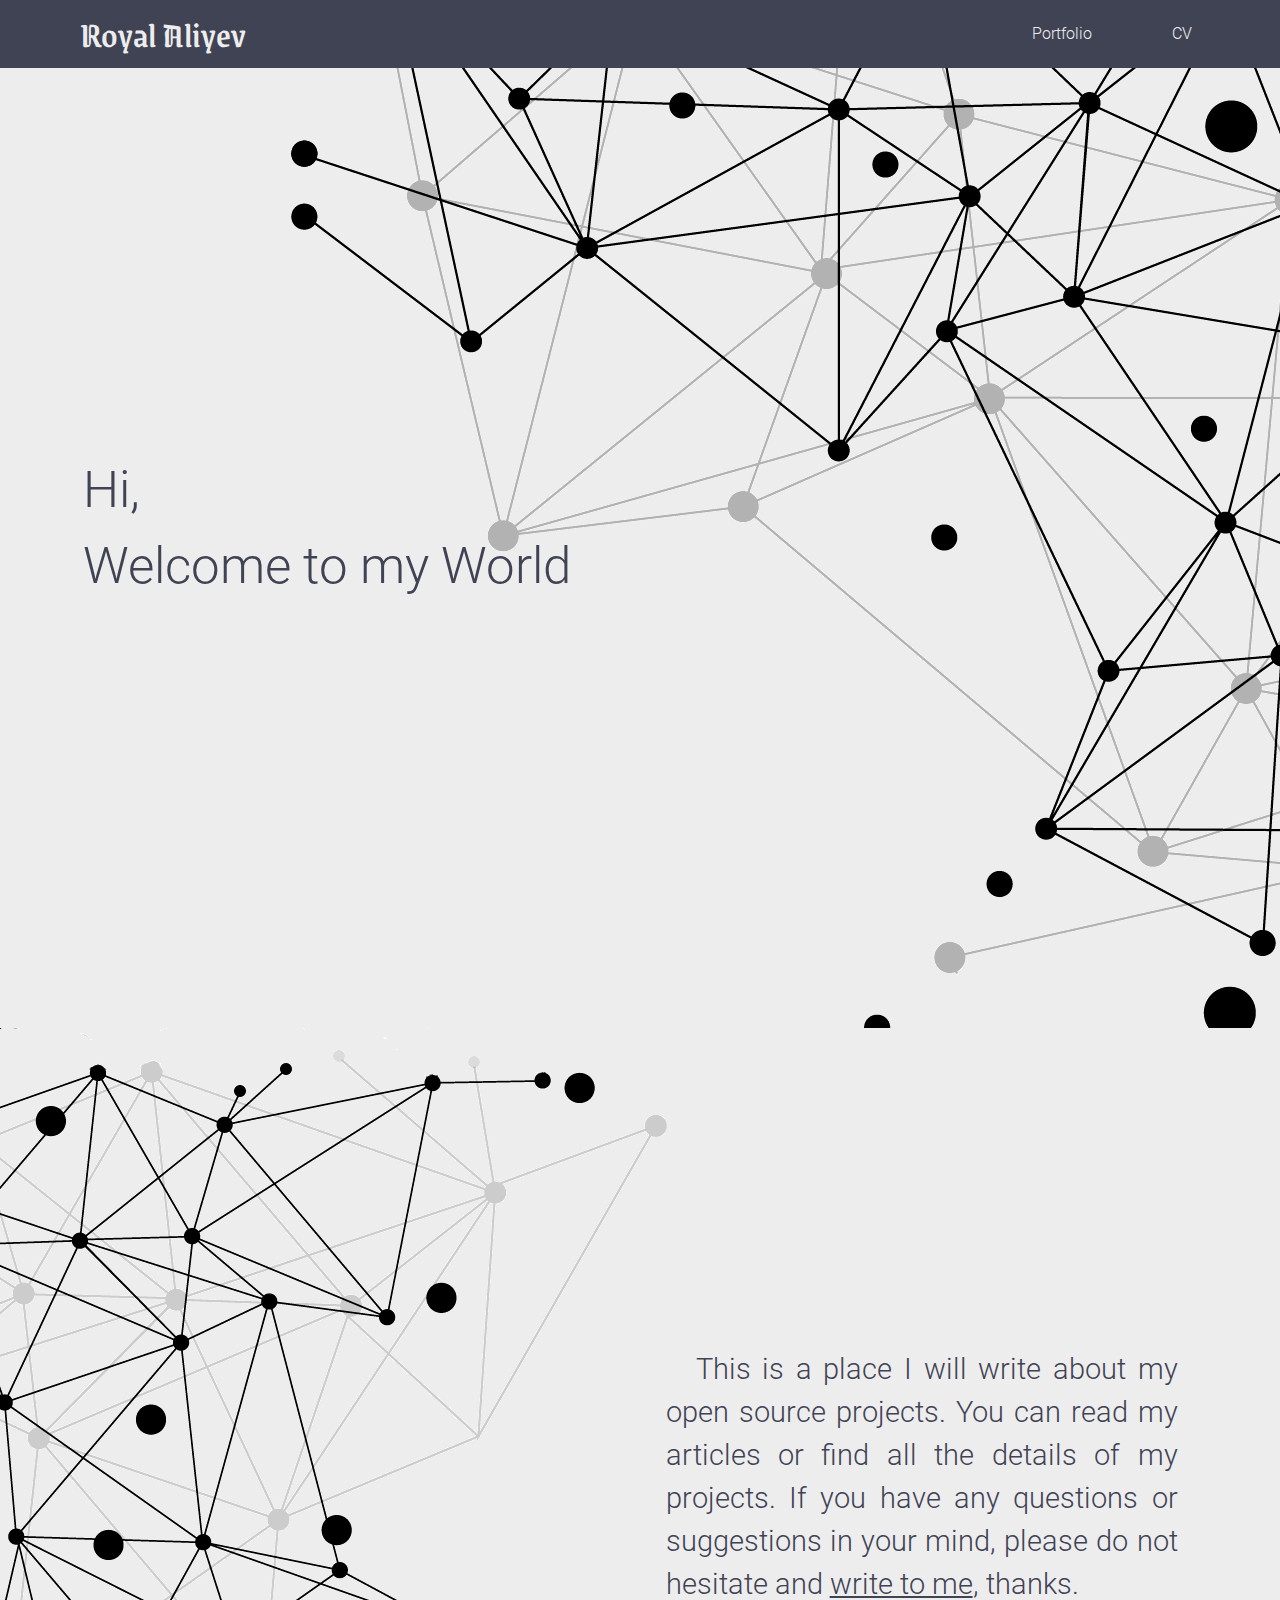
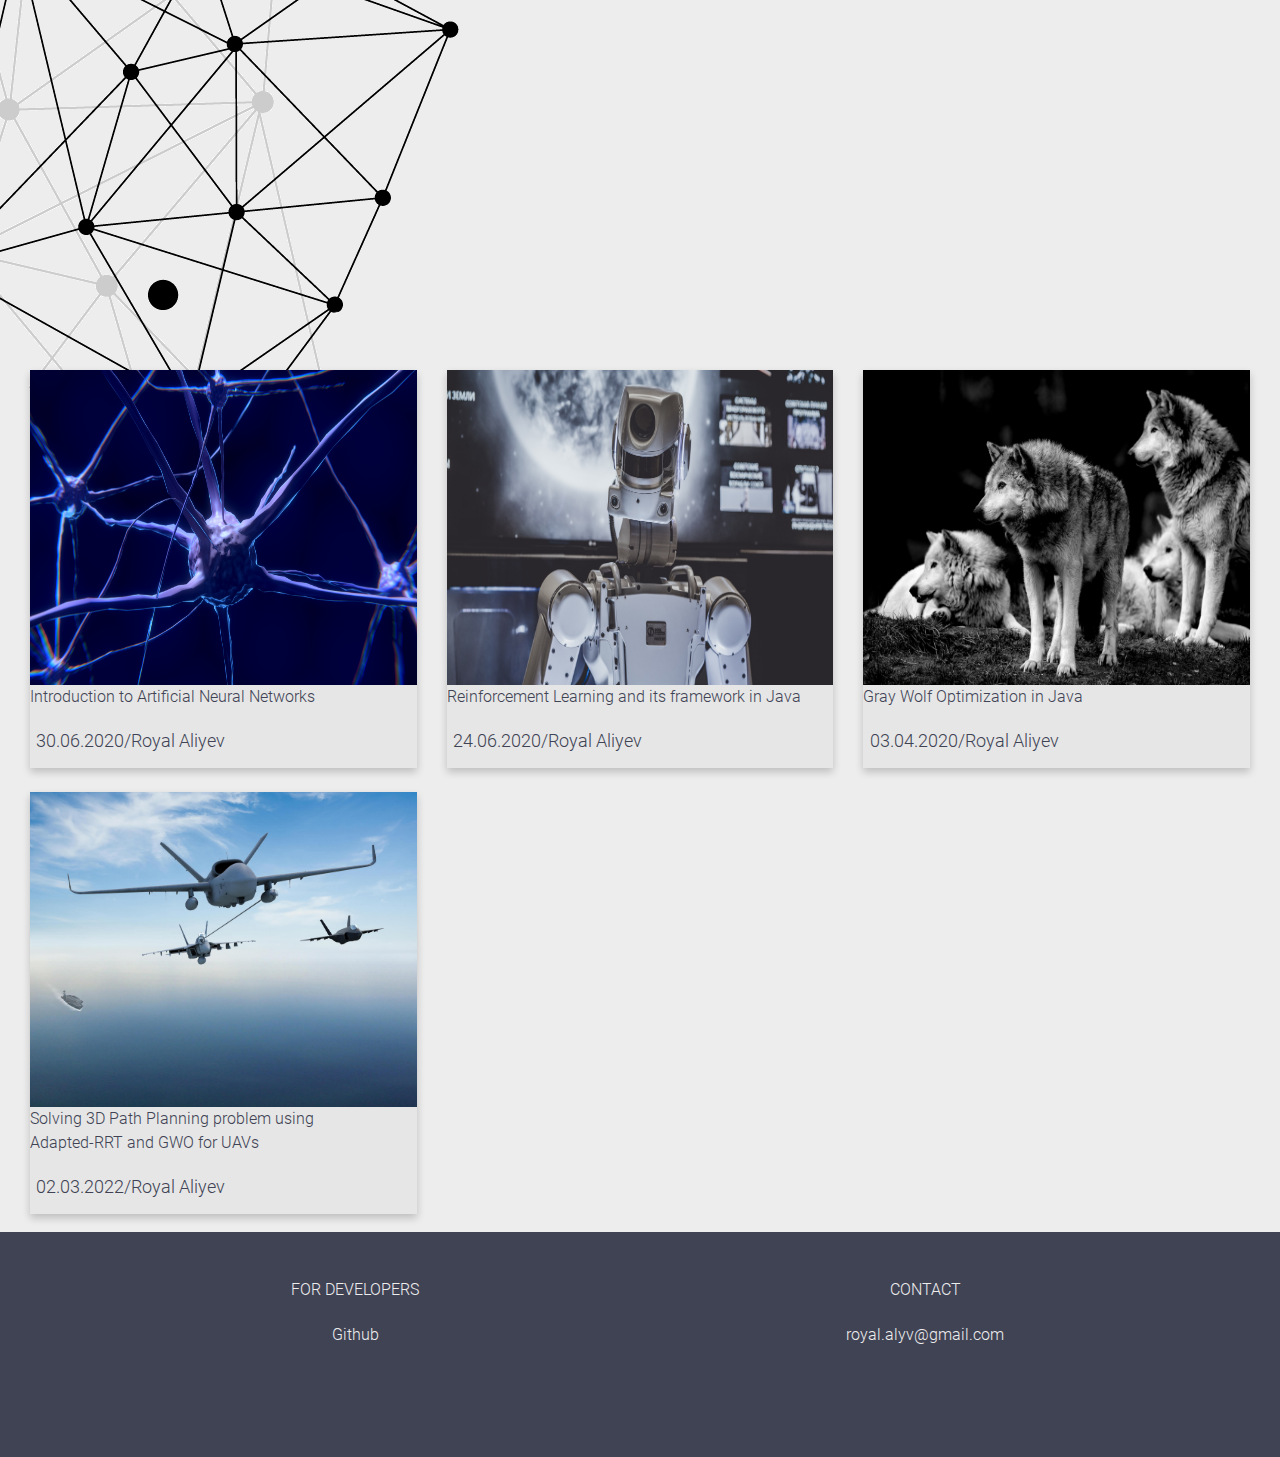
<file: index.html>
<!DOCTYPE html>
<html lang="en">
  <head>
    <title>Home</title>
    <meta charset="UTF-8" />
    <meta name="author" content="Royal Aliyev" />
    <meta name="description" content="My Articles" />
    <meta
      name="keywords"
      content="Artificial Intellegence,Machine Learning,Image Processing,Video Processing,Electronics"
    />
    <meta
      name="viewport"
      content="width=device-width, initial-scale=1, minimum-scale=1, maximum-scale=1"
    />
    <link
      rel="stylesheet"
      href="https://cdn.jsdelivr.net/npm/bootstrap@4.3.1/dist/css/bootstrap.min.css"
      integrity="sha384-ggOyR0iXCbMQv3Xipma34MD+dH/1fQ784/j6cY/iJTQUOhcWr7x9JvoRxT2MZw1T"
      crossorigin="anonymous"
    />
    <link rel="stylesheet" href="style.css" />
    <link rel="stylesheet" href="XSmallDevicesStyle.css" />
    <link rel="stylesheet" href="XLargeDevicesStyle.css" />
    <link rel="stylesheet" href="UnsupportedDevices.css" />
  </head>
  <body>
    <div class="hideAll">
      <div
        class="modal fade"
        id="modal"
        tabindex="-1"
        role="dialog"
        aria-labelledby="modal"
        aria-hidden="true"
      >
        <div class="modal-dialog" role="document">
          <div class="modal-content">
            <div class="modal-header">
              <h5 class="modal-title" id="modal">Portfolio</h5>
              <button
                type="button"
                class="close"
                data-dismiss="modal"
                aria-label="Close"
              >
                <span aria-hidden="true">&times;</span>
              </button>
            </div>
            <div class="modal-body">
              Please, write me an email to be sent my portfolio.
            </div>
            <div class="modal-footer">
              <a
                class="btn btn-secondary"
                href="mailto:royal.alyv@gmail.com"
                target="_blank"
                >Send a Mail</a
              >
            </div>
          </div>
        </div>
      </div>
      <nav class="navbar navbar-expand-lg" style="position: relative">
        <a class="navbar-brand" href="#">Royal Aliyev</a>
        <button
          class="navbar-toggler"
          type="button"
          data-toggle="collapse"
          data-target="#navbarSupportedContent"
          aria-controls="navbarSupportedContent"
          aria-expanded="false"
          aria-label="Toggle navigation"
        >
          <span class="navbar-toggler-icon"></span>
        </button>
        <div class="collapse navbar-collapse" id="navbarSupportedContent">
          <ul class="navbar-nav ml-auto">
            <li class="nav-item">
              <a
                class="nav-link"
                data-toggle="modal"
                data-target="#modal"
                href="#"
                >Portfolio</a
              >
            </li>
            <li class="nav-item">
              <a class="nav-link" href="https://thealiyev.com/CVPage/CV.html"
                >CV</a
              >
            </li>
          </ul>
        </div>
      </nav>
      <div class="container-fluid" style="position: relative">
        <div class="row" style="position: relative">
          <section class="firstIntroductionPage">
            <p>Hi,<br />Welcome to my World</p>
          </section>
        </div>
        <div class="row" style="position: relative">
          <section class="secondIntroductionPage">
            <p>
              &emsp;This is a place I will write about my open source projects.
              You can read my articles or find all the details of my projects.
              If you have any questions or suggestions in your mind, please do
              not hesitate and
              <a
                href="mailto:royal.alyv@gmail.com"
                target="_blank"
                style="
                  background-color: transparent;
                  color: #404354;
                  border: 0px;
                  text-decoration: underline;
                  cursor: pointer;
                "
                >write to me</a
              >, thanks.
            </p>
          </section>
        </div>
        <section class="mobileBlogs" style="position: relative">
          <div class="container">
            <div class="row justify-content-center">
              <div class="col">
                <div id="mobileANNID" class="cardDiv">
                  <img
                    src="resources/ANN.jpg"
                    class="img-fluid"
                    style="width: 86vw"
                  />
                  <p class="cardBlogTitle">
                    Introduction to Artificial Neural Networks
                  </p>
                  <p class="cardBlogDate">30.06.2020/Royal Aliyev</p>
                </div>
              </div>
            </div>
            <br />
            <div class="row justify-content-center">
              <div class="col">
                <div id="mobileQLID" class="cardDiv">
                  <img
                    src="resources/QLearning.jpg"
                    class="img-fluid"
                    style="width: 86vw"
                  />
                  <p class="cardBlogTitle">
                    Reinforcement Learning and its framework in Java
                  </p>
                  <p class="cardBlogDate">24.06.2020/Royal Aliyev</p>
                </div>
              </div>
            </div>
            <br />
            <div class="row justify-content-center">
              <div class="col">
                <div id="mobileGWOID" class="cardDiv">
                  <img
                    src="resources/wolves.jpg"
                    class="img-fluid"
                    style="width: 86vw"
                  />
                  <p class="cardBlogTitle">Gray Wolf Optimization in Java</p>
                  <p class="cardBlogDate">03.04.2020/Royal Aliyev</p>
                </div>
              </div>
            </div>
            <br />
            <div class="row justify-content-center">
              <div class="col">
                <div id="mobileAdaptedRRTID" class="cardDiv">
                  <img
                    src="resources/drone.jpg"
                    class="img-fluid"
                    style="width: 86vw"
                  />
                  <p class="cardBlogTitle">
                    Solving 3D Path Planning problem using <br />
                    Adapted-RRT and GWO for UAVs
                  </p>
                  <p class="cardBlogDate">02.03.2022/Royal Aliyev</p>
                </div>
              </div>
            </div>
            <br />
          </div>
        </section>
        <section class="desktopBlogs" style="position: relative">
          <div class="container-fluid">
            <div class="row">
              <div class="col-xl">
                <div id="desktopANNID" class="cardDiv">
                  <img
                    src="resources/ANN.jpg"
                    class="img-fluid"
                    style="width: 85vw; height: 35vh"
                  />
                  <p class="cardBlogTitle">
                    Introduction to Artificial Neural Networks
                  </p>
                  <p class="cardBlogDate">30.06.2020/Royal Aliyev</p>
                </div>
              </div>
              <div class="col-xl">
                <div id="desktopQLID" class="cardDiv">
                  <img
                    src="resources/QLearning.jpg"
                    class="img-fluid"
                    style="width: 85vw; height: 35vh"
                  />
                  <p class="cardBlogTitle">
                    Reinforcement Learning and its framework in Java
                  </p>
                  <p class="cardBlogDate">24.06.2020/Royal Aliyev</p>
                </div>
              </div>
              <div class="col-xl">
                <div id="desktopGWOID" class="cardDiv">
                  <img
                    src="resources/wolves.jpg"
                    class="img-fluid"
                    style="width: 85vw; height: 35vh"
                  />
                  <p class="cardBlogTitle">Gray Wolf Optimization in Java</p>
                  <p class="cardBlogDate">03.04.2020/Royal Aliyev</p>
                </div>
              </div>
            </div>
            <br />
            <div class="row">
              <div class="col-xl">
                <div id="desktopAdaptedRRTID" class="cardDiv">
                  <img
                    src="resources/drone.jpg"
                    class="img-fluid"
                    style="width: 85vw; height: 35vh"
                  />
                  <p class="cardBlogTitle">
                    Solving 3D Path Planning problem using <br />
                    Adapted-RRT and GWO for UAVs
                  </p>
                  <p class="cardBlogDate">02.03.2022/Royal Aliyev</p>
                </div>
              </div>
              <div class="col"></div>
              <div class="col"></div>
            </div>
          </div>
        </section>
        <div class="row" style="position: relative">
          <footer class="text-center text-lg-start text-muted footer">
            <div class="container text-center text-md-start mt-5">
              <div class="row mt-3">
                <div class="col-md-2 col-lg-2 col-xl-2 mx-auto mb-4">
                  <h6 class="text-uppercase fw-bold mb-4">For Developers</h6>
                  <p>
                    <a
                      href="https://github.com/aliyevroyal/"
                      target="_blank"
                      class="text-reset"
                      >Github</a
                    >
                  </p>
                </div>
                <div class="col-md-3 col-lg-2 col-xl-2 mx-auto mb-4">
                  <h6 class="text-uppercase fw-bold mb-4">Contact</h6>
                  <p>
                    <a
                      href="mailto:royal.alyv@gmail.com"
                      target="_blank"
                      style="color: #eeedee"
                    >
                      royal.alyv@gmail.com
                    </a>
                  </p>
                </div>
              </div>
            </div>
          </footer>
        </div>
      </div>
    </div>
    <div class="rotateDevice">
      <div class="phone"></div>
      <div align="center">
        <p class="rotateMessage">Please rotate your device!</p>
      </div>
    </div>
    <script src="script.js"></script>
    <script
      src="https://code.jquery.com/jquery-3.3.1.slim.min.js"
      integrity="sha384-q8i/X+965DzO0rT7abK41JStQIAqVgRVzpbzo5smXKp4YfRvH+8abtTE1Pi6jizo"
      crossorigin="anonymous"
    ></script>
    <script
      src="https://cdn.jsdelivr.net/npm/popper.js@1.14.7/dist/umd/popper.min.js"
      integrity="sha384-UO2eT0CpHqdSJQ6hJty5KVphtPhzWj9WO1clHTMGa3JDZwrnQq4sF86dIHNDz0W1"
      crossorigin="anonymous"
    ></script>
    <script
      src="https://cdn.jsdelivr.net/npm/bootstrap@4.3.1/dist/js/bootstrap.min.js"
      integrity="sha384-JjSmVgyd0p3pXB1rRibZUAYoIIy6OrQ6VrjIEaFf/nJGzIxFDsf4x0xIM+B07jRM"
      crossorigin="anonymous"
    ></script>
  </body>
</html>
</file>
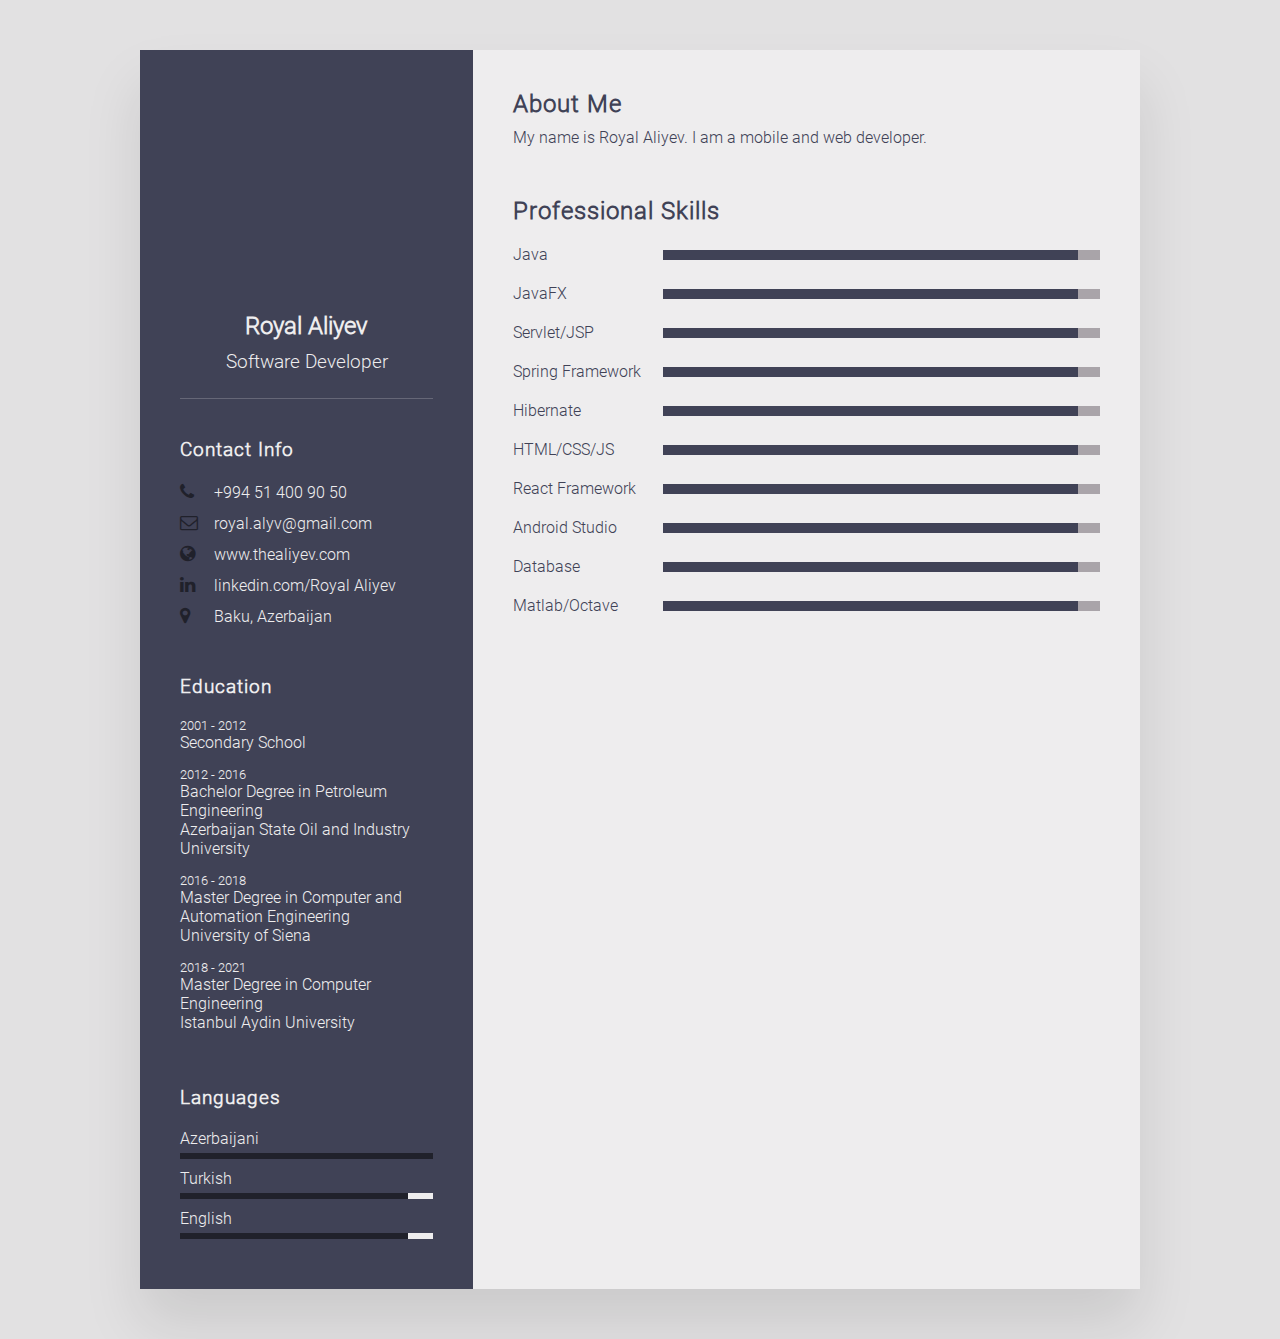
<file: CVPage/CV.html>
<!DOCTYPE html>
<html lang="en">
  <head>
    <title>CV</title>
    <meta charset="UTF-8" />
    <meta name="author" content="Royal Aliyev" />
    <meta name="description" content="My CV" />
    <meta name="keywords" content="Royal Aliyev's CV" />
    <meta
      name="viewport"
      content="width=device-width, initial-scale=1, minimum-scale=1, maximum-scale=1"
    />
    <link rel="stylesheet" type="text/css" href="style.css" />
    <link
      rel="stylesheet"
      type="text/css"
      href="https://cdnjs.cloudflare.com/ajax/libs/font-awesome/4.7.0/css/font-awesome.css"
    />
  </head>
  <body>
    <div class="container">
      <div class="leftSide">
        <div class="profileText">
          <div class="imgBox">
            <!--   <img src="../resources/bird.jpg" />-->
          </div>
          <h2>Royal Aliyev<br /><span>Software Developer</span></h2>
        </div>
        <div class="contactInfo">
          <h3 class="title">Contact Info</h3>
          <ul>
            <li>
              <span class="icon">
                <i class="fa fa-phone" aria-hidden="true"></i>
              </span>
              <span>
                <a href="tel:+994514009050"> +994 51 400 90 50</a>
              </span>
            </li>
            <li>
              <span class="icon">
                <i class="fa fa-envelope-o" aria-hidden="true"></i>
              </span>
              <span>
                <a href="mailto:royal.alyv@gmail.com" target="_top">
                  royal.alyv@gmail.com</a
                >
              </span>
            </li>
            <li>
              <span class="icon">
                <i class="fa fa-globe" aria-hidden="true"></i>
              </span>
              <span>
                <a href="http://thealiyev.com" target="_blank">
                  www.thealiyev.com
                </a>
              </span>
            </li>
            <li>
              <span class="icon">
                <i class="fa fa-linkedin" aria-hidden="true"></i>
              </span>
              <span>
                <a
                  href="https://www.linkedin.com/in/royal-aliyev-04b1ba186"
                  target="_blank"
                >
                  linkedin.com/Royal Aliyev
                </a>
              </span>
            </li>
            <li>
              <span class="icon">
                <i class="fa fa-map-marker" aria-hidden="true"></i>
              </span>
              <span>Baku, Azerbaijan</span>
            </li>
          </ul>
        </div>
        <div class="contactInfo education">
          <h3 class="title">Education</h3>
          <ul>
            <li>
              <h5>2001 - 2012</h5>
              <h4>Secondary School</h4>
            </li>
            <li>
              <h5>2012 - 2016</h5>
              <h4>Bachelor Degree in Petroleum Engineering</h4>
              <h4>Azerbaijan State Oil and Industry University</h4>
            </li>
            <li>
              <h5>2016 - 2018</h5>
              <h4>Master Degree in Computer and Automation Engineering</h4>
              <h4>University of Siena</h4>
            </li>
            <li>
              <h5>2018 - 2021</h5>
              <h4>Master Degree in Computer Engineering</h4>
              <h4>Istanbul Aydin University</h4>
            </li>
          </ul>
        </div>
        <div class="contactInfo language">
          <h3 class="title">Languages</h3>
          <ul>
            <li>
              <span>Azerbaijani</span>
              <span class="percent">
                <div style="width: 100%"></div>
              </span>
            </li>
            <li>
              <span>Turkish</span>
              <span class="percent">
                <div style="width: 90%"></div>
              </span>
            </li>
            <li>
              <span>English</span>
              <span class="percent">
                <div style="width: 90%"></div>
              </span>
            </li>
          </ul>
        </div>
      </div>
      <div class="rigthSide">
        <div class="about">
          <h2 class="title2">About Me</h2>
          <p>My name is Royal Aliyev. I am a mobile and web developer.</p>
        </div>
        <div class="about skills">
          <h2 class="title2">Professional Skills</h2>
          <div class="box">
            <h4>Java</h4>
            <div class="percent">
              <div style="width: 95%"></div>
            </div>
          </div>
          <div class="box">
            <h4>JavaFX</h4>
            <div class="percent">
              <div style="width: 95%"></div>
            </div>
          </div>
          <div class="box">
            <h4>Servlet/JSP</h4>
            <div class="percent">
              <div style="width: 95%"></div>
            </div>
          </div>
          <div class="box">
            <h4>Spring Framework</h4>
            <div class="percent">
              <div style="width: 95%"></div>
            </div>
          </div>
          <div class="box">
            <h4>Hibernate</h4>
            <div class="percent">
              <div style="width: 95%"></div>
            </div>
          </div>
          <div class="box">
            <h4>HTML/CSS/JS</h4>
            <div class="percent">
              <div style="width: 95%"></div>
            </div>
          </div>
          <div class="box">
            <h4>React Framework</h4>
            <div class="percent">
              <div style="width: 95%"></div>
            </div>
          </div>
          <div class="box">
            <h4>Android Studio</h4>
            <div class="percent">
              <div style="width: 95%"></div>
            </div>
          </div>
          <div class="box">
            <h4>Database</h4>
            <div class="percent">
              <div style="width: 95%"></div>
            </div>
          </div>
          <div class="box">
            <h4>Matlab/Octave</h4>
            <div class="percent">
              <div style="width: 95%"></div>
            </div>
          </div>
        </div>
      </div>
    </div>
  </body>
</html>
</file>
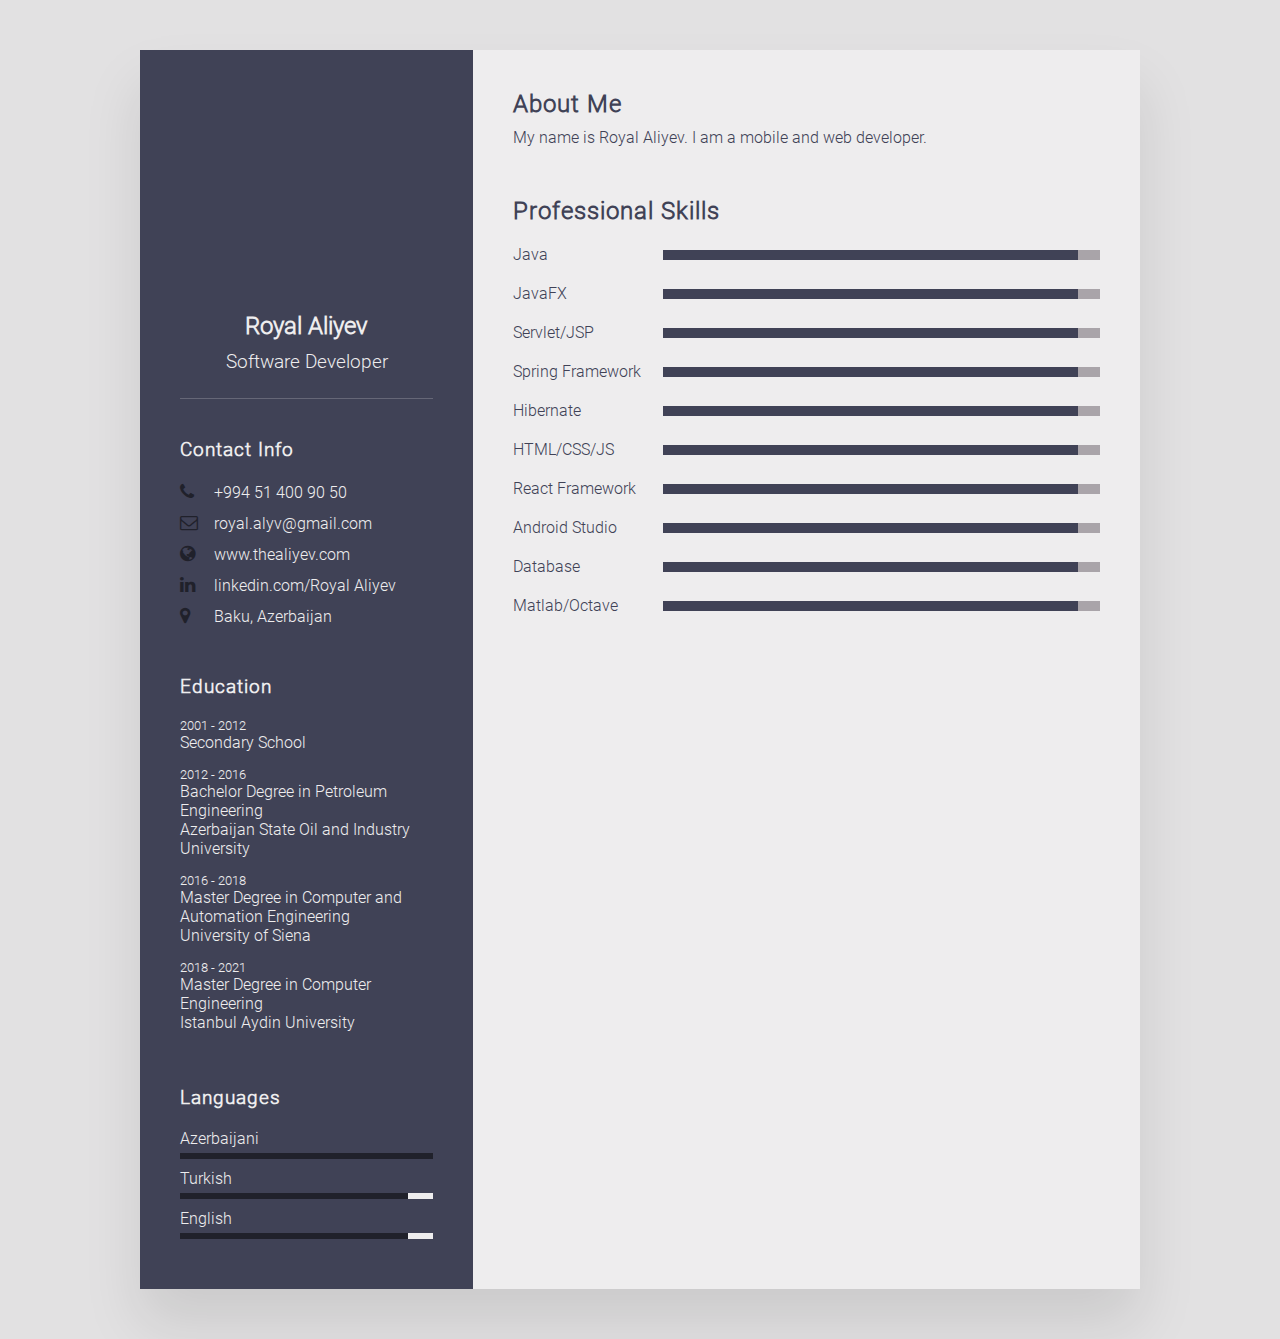
<file: CVPage/CVPage.html>
<!DOCTYPE html>
<html lang="en">
  <head>
    <title>CV</title>
    <meta charset="UTF-8" />
    <meta name="author" content="Royal Aliyev" />
    <meta name="description" content="My CV" />
    <meta name="keywords" content="Royal Aliyev's CV" />
    <meta
      name="viewport"
      content="width=device-width, initial-scale=1, minimum-scale=1, maximum-scale=1"
    />
    <link rel="stylesheet" type="text/css" href="CVPage.css" />
    <link
      rel="stylesheet"
      type="text/css"
      href="https://cdnjs.cloudflare.com/ajax/libs/font-awesome/4.7.0/css/font-awesome.css"
    />
  </head>
  <body>
    <div class="container">
      <div class="leftSide">
        <div class="profileText">
          <div class="imgBox">
            <!--   <img src="../resources/bird.jpg" />-->
          </div>
          <h2>Royal Aliyev<br /><span>Software Developer</span></h2>
        </div>
        <div class="contactInfo">
          <h3 class="title">Contact Info</h3>
          <ul>
            <li>
              <span class="icon">
                <i class="fa fa-phone" aria-hidden="true"></i>
              </span>
              <span>
                <a href="tel:+994514009050"> +994 51 400 90 50</a>
              </span>
            </li>
            <li>
              <span class="icon">
                <i class="fa fa-envelope-o" aria-hidden="true"></i>
              </span>
              <span>
                <a href="mailto:royal.alyv@gmail.com" target="_top">
                  royal.alyv@gmail.com</a
                >
              </span>
            </li>
            <li>
              <span class="icon">
                <i class="fa fa-globe" aria-hidden="true"></i>
              </span>
              <span>
                <a href="http://thealiyev.com" target="_blank">
                  www.thealiyev.com
                </a>
              </span>
            </li>
            <li>
              <span class="icon">
                <i class="fa fa-linkedin" aria-hidden="true"></i>
              </span>
              <span>
                <a
                  href="https://www.linkedin.com/in/royal-aliyev-04b1ba186"
                  target="_blank"
                >
                  linkedin.com/Royal Aliyev
                </a>
              </span>
            </li>
            <li>
              <span class="icon">
                <i class="fa fa-map-marker" aria-hidden="true"></i>
              </span>
              <span>Baku, Azerbaijan</span>
            </li>
          </ul>
        </div>
        <div class="contactInfo education">
          <h3 class="title">Education</h3>
          <ul>
            <li>
              <h5>2001 - 2012</h5>
              <h4>Secondary School</h4>
            </li>
            <li>
              <h5>2012 - 2016</h5>
              <h4>Bachelor Degree in Petroleum Engineering</h4>
              <h4>Azerbaijan State Oil and Industry University</h4>
            </li>
            <li>
              <h5>2016 - 2018</h5>
              <h4>Master Degree in Computer and Automation Engineering</h4>
              <h4>University of Siena</h4>
            </li>
            <li>
              <h5>2018 - 2021</h5>
              <h4>Master Degree in Computer Engineering</h4>
              <h4>Istanbul Aydin University</h4>
            </li>
          </ul>
        </div>
        <div class="contactInfo language">
          <h3 class="title">Languages</h3>
          <ul>
            <li>
              <span>Azerbaijani</span>
              <span class="percent">
                <div style="width: 100%"></div>
              </span>
            </li>
            <li>
              <span>Turkish</span>
              <span class="percent">
                <div style="width: 90%"></div>
              </span>
            </li>
            <li>
              <span>English</span>
              <span class="percent">
                <div style="width: 90%"></div>
              </span>
            </li>
          </ul>
        </div>
      </div>
      <div class="rigthSide">
        <div class="about">
          <h2 class="title2">About Me</h2>
          <p>My name is Royal Aliyev. I am a mobile and web developer.</p>
        </div>
        <div class="about skills">
          <h2 class="title2">Professional Skills</h2>
          <div class="box">
            <h4>Java</h4>
            <div class="percent">
              <div style="width: 95%"></div>
            </div>
          </div>
          <div class="box">
            <h4>JavaFX</h4>
            <div class="percent">
              <div style="width: 95%"></div>
            </div>
          </div>
          <div class="box">
            <h4>Servlet/JSP</h4>
            <div class="percent">
              <div style="width: 95%"></div>
            </div>
          </div>
          <div class="box">
            <h4>Spring Framework</h4>
            <div class="percent">
              <div style="width: 95%"></div>
            </div>
          </div>
          <div class="box">
            <h4>Hibernate</h4>
            <div class="percent">
              <div style="width: 95%"></div>
            </div>
          </div>
          <div class="box">
            <h4>HTML/CSS/JS</h4>
            <div class="percent">
              <div style="width: 95%"></div>
            </div>
          </div>
          <div class="box">
            <h4>React Framework</h4>
            <div class="percent">
              <div style="width: 95%"></div>
            </div>
          </div>
          <div class="box">
            <h4>Android Studio</h4>
            <div class="percent">
              <div style="width: 95%"></div>
            </div>
          </div>
          <div class="box">
            <h4>Database</h4>
            <div class="percent">
              <div style="width: 95%"></div>
            </div>
          </div>
          <div class="box">
            <h4>Matlab/Octave</h4>
            <div class="percent">
              <div style="width: 95%"></div>
            </div>
          </div>
        </div>
      </div>
    </div>
  </body>
</html>
</file>
<file: style.css>
@font-face {
  font-family: RobotoLight;
  src: url("resources/RobotoLight.ttf");
}

@font-face {
  font-family: GrenzeGotischMedium;
  src: url("resources/GrenzeGotisch-Medium.ttf");
}

* {
  padding: 0px;
  margin: 0px;
  font-family: RobotoLight;
  color: #eeedee;
}

html {
  scroll-behavior: smooth;
}

body {
  background-attachment: fixed;
  background-position: center center;
  background-size: cover;
  background-repeat: no-repeat;
  overflow-x: hidden;
  background-attachment: fixed;
  background-color: #eeedee;
}

.hideAll {
  display: block;
}

.rotateDevice {
  display: none;
}

.modal-body,
.modal-content,
.modal-footer,
.modal-header {
  background-color: #404354;
}

.modal-title,
.modal-body,
.btn-secondary {
  color: #eeedee;
}

.navbar {
  background-color: #404354;
  position: relative;
}

.navbar-brand,
.navbar-brand:hover {
  cursor: auto;
  color: #eeedee;
  font-family: GrenzeGotischMedium;
  font-size: 4vh;
}

.nav-link,
.nav-link:hover {
  color: #eeedee;
}

.navbar-toggler .navbar-toggler-icon {
  background-image: url("data:image/svg+xml;charset=utf8,%3Csvg viewBox='0 0 32 32' xmlns='http://www.w3.org/2000/svg'%3E%3Cpath stroke='rgba(238, 237, 238)' stroke-width='2' stroke-linecap='round' stroke-miterlimit='10' d='M4 8h24M4 16h24M4 24h24'/%3E%3C/svg%3E");
}

.nav-item {
  padding-right: 5vw;
}

.firstIntroductionPage {
  top: 0vh;
  right: 0vw;
  width: 100vw;
  background: url("resources/IntroductionPageBackgroundImage1.png") no-repeat
    100% 0%;
}

.firstIntroductionPage p {
  position: relative;
  color: #404354;
}

.secondIntroductionPage {
  top: 0vh;
  left: 0vw;
  width: 100vw;
  background: url("resources/IntroductionPageBackgroundImage2.png") no-repeat 0%
    0%;
}

.secondIntroductionPage p {
  position: relative;
  color: #404354;
  text-align: justify;
}

.footer {
  bottom: 0vh;
  left: 0vw;
  width: 100vw;
  background-color: #404354;
}
</file>
<file: XSmallDevicesStyle.css>
/* X-Small devices (portrait phones, less than 576px) */
@media (max-width: 575.98px) {
  .firstIntroductionPage,
  .secondIntroductionPage {
    background-size: 100%;
    height: 100vw;
  }

  .footer {
    height: 35vh;
  }

  .firstIntroductionPage p {
    top: 45vw;
    left: 3vw;
    width: 75vw;
    font-size: 8vw;
  }

  .secondIntroductionPage p {
    top: 32vw;
    left: 50vw;
    width: 47.5vw;
    font-size: 4vw;
  }

  .desktopBlogs {
    display: none;
  }

  .cardDiv {
    position: relative;
    cursor: pointer;
    top: 2vh;
    display: inline-block;
    box-shadow: 0 4px 8px 0 rgba(0, 0, 0, 0.2);
    background-color: #e6e6e6;
  }

  .cardDiv img {
    position: relative;
    height: 35vh;
  }

  .cardDiv p {
    position: relative;
    color: #404354;
  }

  .cardBlogTitle {
    top: 1.25vh;
    left: 0.5vw;
    font-size: 2.25vh;
  }

  .cardBlogDate {
    top: 0.25vh;
    left: 0.5vw;
    font-size: 2vh;
  }
}
</file>
<file: XLargeDevicesStyle.css>
/*  XX-Large devices (larger desktops, 1200px and up) */
@media (min-width: 1200px) {
  .navbar {
    height: 7.5vh;
  }

  .navbar-brand {
    padding-left: 5vw;
  }

  .firstIntroductionPage,
  .secondIntroductionPage {
    height: 75vw;
  }

  .footer {
    height: 25vh;
  }

  .firstIntroductionPage p {
    top: 30vw;
    left: 6.5vw;
    width: 38.25vw;
    font-size: 4vw;
  }

  .secondIntroductionPage p {
    top: 25vw;
    left: 52vw;
    width: 40vw;
    font-size: 2.25vw;
  }

  .mobileBlogs {
    display: none;
  }

  .cardDiv {
    position: relative;
    bottom: 2vh;
    cursor: pointer;
    display: inline-block;
    box-shadow: 0 4px 8px 0 rgba(0, 0, 0, 0.2);
    background-color: #e6e6e6;
  }

  .cardDiv:hover {
    box-shadow: 0 8px 16px 0 rgba(0, 0, 0, 0.2);
    opacity: 0.5;
    cursor: pointer;
  }

  .cardDiv img {
    position: relative;
    height: 35vh;
  }

  .cardDiv p {
    position: relative;
    color: #404354;
  }

  .cartBlogTitle {
    top: 1.25vh;
    left: 0.5vw;
    font-size: 2.25vh;
  }

  .cardBlogDate {
    top: 0.25vh;
    left: 0.5vw;
    font-size: 2vh;
  }
}
</file>
<file: UnsupportedDevices.css>
@media (min-width: 576px) and (max-width: 1199.98px) {
  .hideAll {
    display: none;
  }

  .rotateDevice {
    display: block;
  }

  .phone {
    position: relative;
    margin: auto;
    height: 30vh;
    width: 8vw;
    top: 30vh;
    border: 0.5vh solid #404354;
    border-radius: 2vh;
    animation: rotateYourDeviceAnimation 1s ease-in-out infinite alternate;
  }

  .rotateMessage {
    position: relative;
    top: 31.8vh;
    color: #404354;
    font-size: 2.5vw;
  }

  @keyframes rotateYourDeviceAnimation {
    0% {
      transform: rotate(0deg);
    }

    50% {
      transform: rotate(-90deg);
    }

    100% {
      transform: rotate(-90deg);
    }
  }
}
</file>
<file: CVPage/style.css>
@font-face {
  font-family: RobotoLight;
  src: url("../resources/RobotoLight.ttf");
}

* {
  margin: 0;
  padding: 0;
  box-sizing: border-box;
  font-family: RobotoLight;
}

body {
  background: #e2e1e2;
  display: flex;
  justify-content: center;
  align-items: center;
  min-height: 100vh;
}

.container {
  position: relative;
  margin: 50px;
  width: 100%;
  max-width: 1000px;
  min-height: 1000px;
  background: #eeedee;
  display: grid;
  grid-template-columns: 1fr 2fr;
  box-shadow: 0 35px 55px rgba(0, 0, 0, 0.1);
}

.container .leftSide {
  position: relative;
  background: #404256;
  padding: 40px;
  cursor: default;
}

.profileText {
  position: relative;
  display: flex;
  flex-direction: column;
  align-items: center;
  padding-bottom: 20px;
  border-bottom: 1px solid rgba(255, 255, 255, 0.2);
}

.profileText .imgBox {
  position: relative;
  width: 200px;
  height: 200px;
  border-radius: 50%;
  overflow: hidden;
}

.profileText .imgBox img {
  position: absolute;
  top: 0;
  left: 0;
  width: 100%;
  height: 100%;
  object-fit: cover;
}

.profileText h2 {
  color: #eeedee;
  font-size: 1.5em;
  margin-top: 20px;
  text-align: center;
  font-weight: 600;
  line-height: 1.4em;
}

.profileText h2 span {
  font-size: 0.8em;
  font-weight: 300;
}

.contactInfo {
  padding-top: 40px;
}

.title {
  color: #eeedee;
  font-weight: 600;
  letter-spacing: 1px;
  margin-bottom: 20px;
}

.contactInfo ul {
  position: relative;
}

.contactInfo ul li {
  position: relative;
  list-style: none;
  margin: 10px 0;
}

.contactInfo ul li .icon {
  display: inline-block;
  width: 30px;
  font-size: 18px;
  color: #20212b;
}

.contactInfo ul li span {
  color: #eeedee;
  font-weight: 300;
}

.contactInfo ul li a {
  color: #eeedee;
  text-decoration: none;
}

.contactInfo.education li {
  margin-bottom: 15px;
}

.contactInfo.education h5 {
  color: #eeedee;
  font-weight: 500;
}

.contactInfo.education h4:nth-child(2) {
  color: #eeedee;
  font-weight: 500;
}

.contactInfo.education h4 {
  color: #eeedee;
  font-weight: 300;
}

.contactInfo.language .percent {
  position: relative;
  display: block;
  margin-top: 5px;
  width: 100%;
  height: 6px;
  background: #eeedee;
}

.contactInfo.language .percent div {
  position: absolute;
  top: 0;
  left: 0;
  height: 100%;
  background: #20212b;
}

.container .rigthSide {
  position: relative;
  background: #eeedee;
  padding: 40px;
  cursor: default;
}

.about {
  margin-bottom: 50px;
}

.about:last-child {
  margin-bottom: 0;
}

.title2 {
  color: #404256;
  letter-spacing: 1px;
  margin-bottom: 10px;
}

p {
  color: #404256;
}

.about .box {
  display: flex;
  flex-direction: row;
  margin: 20px 0;
}

.skills .box {
  position: relative;
  width: 100%;
  display: grid;
  grid-template-columns: 150px 1fr;
  justify-content: center;
  align-items: center;
}

.skills .box h4 {
  color: #404256;
  font-weight: 500;
}

.skills .box .percent {
  position: relative;
  width: 100%;
  height: 10px;
  background: #a9a4a9;
}

.skills .box .percent div {
  position: absolute;
  top: 0;
  left: 0;
  height: 100%;
  background: #404256;
}

@media (max-width: 1000px) {
  .container {
    margin: 10px;
    grid-template-columns: repeat(1, 1fr);
  }
  .interest ul {
    grid-template-columns: repeat(2, 1fr);
  }
}

@media (max-width: 600px) {
  .about .box {
    flex-direction: column;
  }

  .about .box .yearCompany {
    min-width: 150px;
    margin-bottom: 5px;
  }

  .interest ul {
    grid-template-columns: repeat(1, 1fr);
  }

  .skills .box {
    grid-template-columns: repeat(1, 1fr);
  }
}
</file>
<file: CVPage/CVPage.css>
@font-face {
  font-family: RobotoLight;
  src: url("../resources/RobotoLight.ttf");
}

* {
  margin: 0;
  padding: 0;
  box-sizing: border-box;
  font-family: RobotoLight;
}

body {
  background: #e2e1e2;
  display: flex;
  justify-content: center;
  align-items: center;
  min-height: 100vh;
}

.container {
  position: relative;
  margin: 50px;
  width: 100%;
  max-width: 1000px;
  min-height: 1000px;
  background: #eeedee;
  display: grid;
  grid-template-columns: 1fr 2fr;
  box-shadow: 0 35px 55px rgba(0, 0, 0, 0.1);
}

.container .leftSide {
  position: relative;
  background: #404256;
  padding: 40px;
  cursor: default;
}

.profileText {
  position: relative;
  display: flex;
  flex-direction: column;
  align-items: center;
  padding-bottom: 20px;
  border-bottom: 1px solid rgba(255, 255, 255, 0.2);
}

.profileText .imgBox {
  position: relative;
  width: 200px;
  height: 200px;
  border-radius: 50%;
  overflow: hidden;
}

.profileText .imgBox img {
  position: absolute;
  top: 0;
  left: 0;
  width: 100%;
  height: 100%;
  object-fit: cover;
}

.profileText h2 {
  color: #eeedee;
  font-size: 1.5em;
  margin-top: 20px;
  text-align: center;
  font-weight: 600;
  line-height: 1.4em;
}

.profileText h2 span {
  font-size: 0.8em;
  font-weight: 300;
}

.contactInfo {
  padding-top: 40px;
}

.title {
  color: #eeedee;
  font-weight: 600;
  letter-spacing: 1px;
  margin-bottom: 20px;
}

.contactInfo ul {
  position: relative;
}

.contactInfo ul li {
  position: relative;
  list-style: none;
  margin: 10px 0;
}

.contactInfo ul li .icon {
  display: inline-block;
  width: 30px;
  font-size: 18px;
  color: #20212b;
}

.contactInfo ul li span {
  color: #eeedee;
  font-weight: 300;
}

.contactInfo ul li a {
  color: #eeedee;
  text-decoration: none;
}

.contactInfo.education li {
  margin-bottom: 15px;
}

.contactInfo.education h5 {
  color: #eeedee;
  font-weight: 500;
}

.contactInfo.education h4:nth-child(2) {
  color: #eeedee;
  font-weight: 500;
}

.contactInfo.education h4 {
  color: #eeedee;
  font-weight: 300;
}

.contactInfo.language .percent {
  position: relative;
  display: block;
  margin-top: 5px;
  width: 100%;
  height: 6px;
  background: #eeedee;
}

.contactInfo.language .percent div {
  position: absolute;
  top: 0;
  left: 0;
  height: 100%;
  background: #20212b;
}

.container .rigthSide {
  position: relative;
  background: #eeedee;
  padding: 40px;
  cursor: default;
}

.about {
  margin-bottom: 50px;
}

.about:last-child {
  margin-bottom: 0;
}

.title2 {
  color: #404256;
  letter-spacing: 1px;
  margin-bottom: 10px;
}

p {
  color: #404256;
}

.about .box {
  display: flex;
  flex-direction: row;
  margin: 20px 0;
}

.skills .box {
  position: relative;
  width: 100%;
  display: grid;
  grid-template-columns: 150px 1fr;
  justify-content: center;
  align-items: center;
}

.skills .box h4 {
  color: #404256;
  font-weight: 500;
}

.skills .box .percent {
  position: relative;
  width: 100%;
  height: 10px;
  background: #a9a4a9;
}

.skills .box .percent div {
  position: absolute;
  top: 0;
  left: 0;
  height: 100%;
  background: #404256;
}

@media (max-width: 1000px) {
  .container {
    margin: 10px;
    grid-template-columns: repeat(1, 1fr);
  }
  .interest ul {
    grid-template-columns: repeat(2, 1fr);
  }
}

@media (max-width: 600px) {
  .about .box {
    flex-direction: column;
  }

  .about .box .yearCompany {
    min-width: 150px;
    margin-bottom: 5px;
  }

  .interest ul {
    grid-template-columns: repeat(1, 1fr);
  }

  .skills .box {
    grid-template-columns: repeat(1, 1fr);
  }
}
</file>
